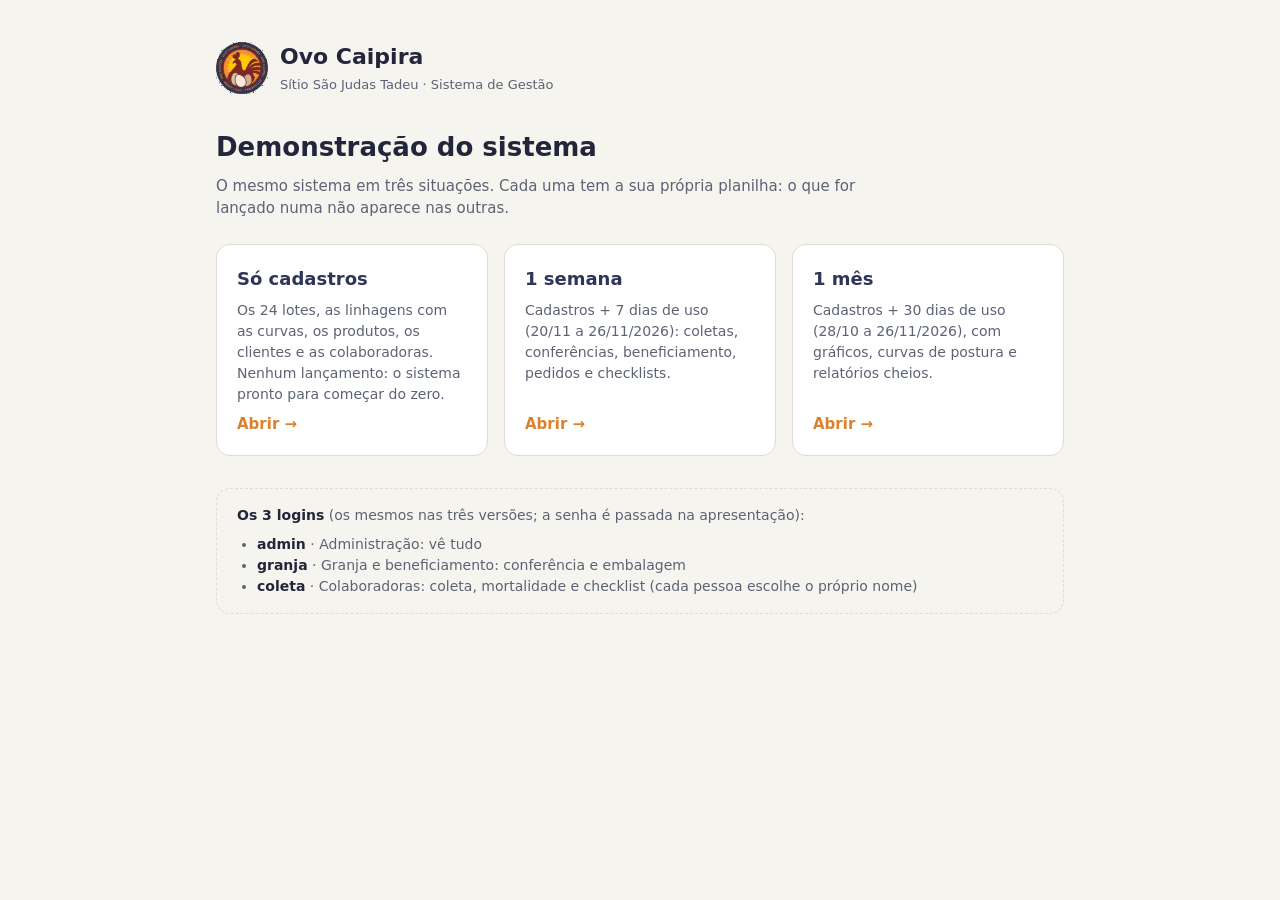
<file: index.html>
<!DOCTYPE html>
<html lang="pt-BR">
<head>
    <meta charset="UTF-8">
    <meta name="viewport" content="width=device-width, initial-scale=1.0">
    <title>Demonstração · ERP Ovo Caipira</title>
    <link rel="icon" href="cadastros/img/logo.png">
    <!-- Página da raiz da demonstração online (gerada pelo build.py): os 3 sites -->
    <style>
        :root { --fundo: #f6f4ef; --cartao: #fff; --texto: #23263a; --suave: #5d6275; --linha: #e2ddd2; --marca: #2f3557; --destaque: #d9822b; }
        @media (prefers-color-scheme: dark) { :root { --fundo: #171923; --cartao: #22253a; --texto: #eceef5; --suave: #a6abc0; --linha: #343852; --marca: #9aa3d9; --destaque: #f0a050; } }
        * { box-sizing: border-box; }
        body { margin: 0; background: var(--fundo); color: var(--texto); font: 15px/1.5 system-ui, -apple-system, "Segoe UI", Roboto, sans-serif; }
        main { max-width: 880px; margin: 0 auto; padding: 40px 16px 56px; }
        .logo { display: flex; align-items: center; gap: 12px; }
        .logo img { width: 52px; height: 52px; }
        .logo b { display: block; font-size: 22px; }
        .logo span { color: var(--suave); font-size: 13px; }
        h1 { font-size: 26px; margin: 32px 0 8px; }
        p.intro { color: var(--suave); margin: 0 0 24px; max-width: 640px; }
        .cartoes { display: grid; grid-template-columns: repeat(auto-fit, minmax(230px, 1fr)); gap: 16px; }
        .cartao { display: flex; flex-direction: column; gap: 8px; padding: 20px; background: var(--cartao); border: 1px solid var(--linha); border-radius: 14px; color: inherit; text-decoration: none; }
        .cartao b { font-size: 18px; color: var(--marca); }
        .cartao span { color: var(--suave); font-size: 14px; flex: 1; }
        .cartao em { font-style: normal; font-weight: 600; color: var(--destaque); }
        .cartao:hover, .cartao:focus-visible { border-color: var(--destaque); }
        .logins { margin-top: 32px; padding: 16px 20px; border: 1px dashed var(--linha); border-radius: 14px; font-size: 14px; color: var(--suave); }
        .logins b { color: var(--texto); }
        .logins ul { margin: 8px 0 0; padding-left: 20px; }
    </style>
</head>
<body>
<main>
    <div class="logo">
        <img src="cadastros/img/logo.png" alt="Logo Ovo Caipira">
        <div><b>Ovo Caipira</b><span>Sítio São Judas Tadeu · Sistema de Gestão</span></div>
    </div>
    <h1>Demonstração do sistema</h1>
    <p class="intro">O mesmo sistema em três situações. Cada uma tem a sua própria planilha: o que for lançado numa não aparece nas outras.</p>
    <div class="cartoes"><a class="cartao" href="cadastros/"><b>Só cadastros</b><span>Os 24 lotes, as linhagens com as curvas, os produtos, os clientes e as colaboradoras. Nenhum lançamento: o sistema pronto para começar do zero.</span><em>Abrir →</em></a><a class="cartao" href="semana/"><b>1 semana</b><span>Cadastros + 7 dias de uso (20/11 a 26/11/2026): coletas, conferências, beneficiamento, pedidos e checklists.</span><em>Abrir →</em></a><a class="cartao" href="mes/"><b>1 mês</b><span>Cadastros + 30 dias de uso (28/10 a 26/11/2026), com gráficos, curvas de postura e relatórios cheios.</span><em>Abrir →</em></a></div>
    <div class="logins">
        <b>Os 3 logins</b> (os mesmos nas três versões; a senha é passada na apresentação):
        <ul>
            <li><b>admin</b> · Administração: vê tudo</li>
            <li><b>granja</b> · Granja e beneficiamento: conferência e embalagem</li>
            <li><b>coleta</b> · Colaboradoras: coleta, mortalidade e checklist (cada pessoa escolhe o próprio nome)</li>
        </ul>
    </div>
</main>
</body>
</html>
</file>
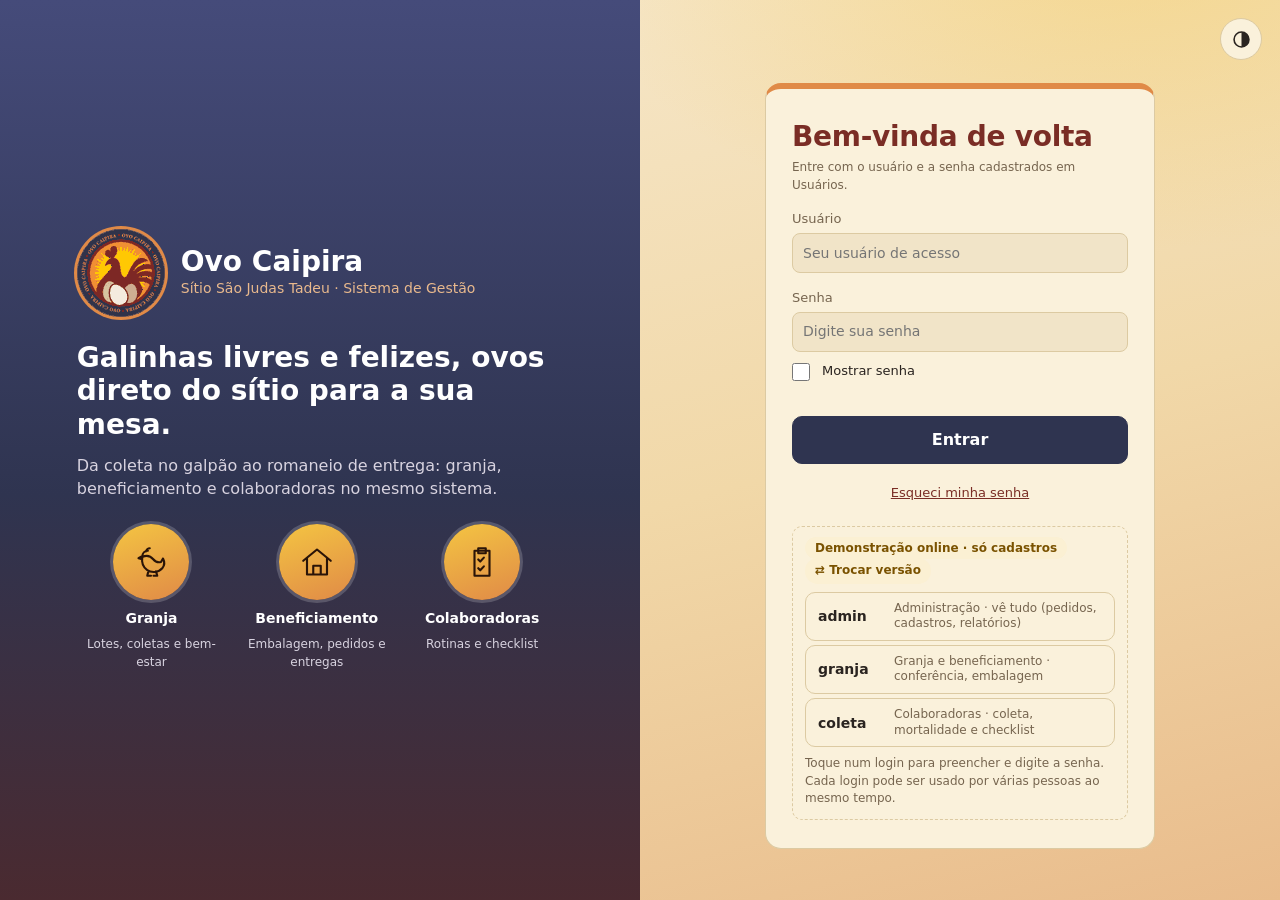
<file: cadastros/index.html>
<!DOCTYPE html>
<html lang="pt-BR">
<head>
    <meta charset="UTF-8">
    <meta name="viewport" content="width=device-width, initial-scale=1.0">
    <title>Entrar · ERP Ovo Caipira</title>
    <link rel="icon" href="img/logo.png">
    <!-- Vira "aplicativo" no celular (Adicionar à tela inicial) e abre sem internet -->
    <link rel="manifest" href="manifest.webmanifest">
    <meta name="theme-color" content="#2f3557">
    <link rel="apple-touch-icon" href="img/icone-192.png">
    <link rel="stylesheet" href="css/style.css">
</head>
<body>

    <!-- =====================================================
         TELA DE ENTRADA (única para todo mundo)
         Gestão vai para sistema.html; colaboradora vai para
         colaboradora.html. Quem decide é o perfil em Usuários.
         ===================================================== -->
    <div class="entrada">

        <!-- ---------- Lado da marca ---------- -->
        <section class="entrada-marca">
            <div class="logo">
                <img src="img/logo.png" alt="Logo Ovo Caipira">
                <div><b>Ovo Caipira</b><span>Sítio São Judas Tadeu · Sistema de Gestão</span></div>
            </div>
            <div>
                <p class="frase">Galinhas livres e felizes, ovos direto do sítio para a sua mesa.</p>
                <p class="apoio">Da coleta no galpão ao romaneio de entrega: granja, beneficiamento e colaboradoras no mesmo sistema.</p>
            </div>
            <ul class="entrada-sistemas">
                <li>
                    <span class="circulo-icone" aria-hidden="true"><svg viewBox="0 0 32 32"><path d="M9 12c0-3 2-5 4.5-5M12 7.5c.5-1.6 1.6-2.5 3-2.5M8.5 11.5 6 13l2.8.8M9 12c-.6 4 .4 8 4 10.5 3.5 2.4 9 2 12-1.5 1.8-2.2 2-5.2.6-7.8L24 16c-2 .5-4.6-.2-6.2-2.2C16 11.6 13 10 9 12zM14 23l-1 4h3M20 23.5l1 3.5h-3" fill="none" stroke="currentColor" stroke-width="1.7" stroke-linecap="round" stroke-linejoin="round"/></svg></span>
                    <b>Granja</b>Lotes, coletas e bem-estar
                </li>
                <li>
                    <span class="circulo-icone" aria-hidden="true"><svg viewBox="0 0 32 32"><path d="M5 15 16 6l11 9M8 13v13h16V13M13 26v-7h6v7" fill="none" stroke="currentColor" stroke-width="1.7" stroke-linecap="round" stroke-linejoin="round"/></svg></span>
                    <b>Beneficiamento</b>Embalagem, pedidos e entregas
                </li>
                <li>
                    <span class="circulo-icone" aria-hidden="true"><svg viewBox="0 0 32 32"><path d="M10 7h12v20H10zM13 5h6v4h-6zM13 14l1.6 1.6L17.5 12.5M13 21l1.6 1.6 2.9-3.1" fill="none" stroke="currentColor" stroke-width="1.7" stroke-linecap="round" stroke-linejoin="round"/></svg></span>
                    <b>Colaboradoras</b>Rotinas e checklist
                </li>
            </ul>
        </section>

        <!-- ---------- Cartão de entrada ---------- -->
        <section class="entrada-cartao-area">
            <button class="botao-redondo" id="botao-tema" aria-label="Alternar tema claro/escuro"></button>

            <form class="entrada-cartao" id="form-entrar">
                <h1>Bem-vinda de volta</h1>
                <p class="nota" style="margin:2px 0 4px">Entre com o usuário e a senha cadastrados em Usuários.</p>

                <div class="campo"><label for="login-usuario">Usuário<input id="login-usuario" autocomplete="username" placeholder="Seu usuário de acesso" required></label></div>
                <div class="campo"><label for="login-senha">Senha<input id="login-senha" type="password" autocomplete="current-password" placeholder="Digite sua senha" required></label></div>
                <label class="marcar" style="border:0;padding:6px 0"><input type="checkbox" id="ver-senha"> Mostrar senha</label>

                <p id="login-erro" hidden></p>
                <button class="btn" type="submit">Entrar</button>
                <button class="link-simples" type="button" id="link-esqueci">Esqueci minha senha</button>

                <!-- Esqueci minha senha: manda um pedido aos administradores (a senha só volta pelas mãos deles) -->
                <div id="esqueci" hidden>
                    <div class="campo"><label for="esqueci-usuario">Seu usuário<input id="esqueci-usuario" placeholder="Ex.: ronilda"></label></div>
                    <button class="btn alt" type="button" id="botao-restaurar" style="margin-top:10px">Pedir ajuda ao administrador</button>
                    <p class="nota" id="esqueci-msg"></p>
                </div>

                <!-- Só aparece no modo demonstração (montado pelo entrada.js) -->
                <div id="demo-logins"></div>
            </form>
        </section>
    </div>

    <!-- =====================================================
         SCRIPTS (a ordem importa)
         1. config.js     → endereço da planilha (vazio = demonstração)
         2. dominio.js    → tabelas e regras
         3. demo-dados.js → dados de exemplo (só na versão de demonstração)
         4. api.js        → planilha ou demonstração
         5. comum.js      → peças comuns
         6. entrada.js    → funcionamento desta tela
         ===================================================== -->
    <script src="js/config.js"></script>
    <script src="js/dominio.js"></script>
    <script src="js/demo-dados.js"></script>
    <script src="js/api.js"></script>
    <script src="js/comum.js"></script>
    <script src="js/entrada.js"></script>
</body>
</html>
</file>
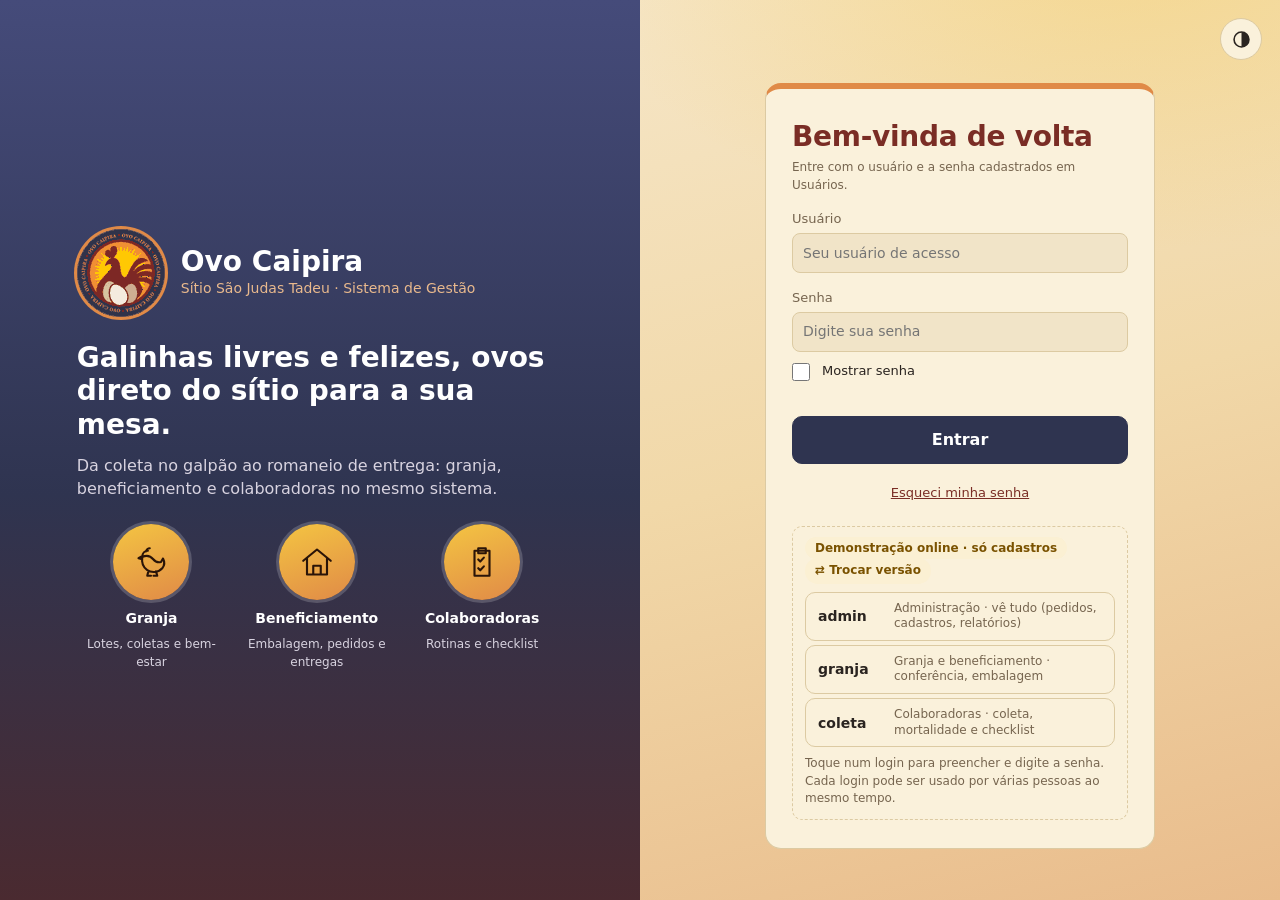
<file: cadastros/colaboradora.html>
<!DOCTYPE html>
<html lang="pt-BR">
<head>
    <meta charset="UTF-8">
    <meta name="viewport" content="width=device-width, initial-scale=1.0">
    <title>Ovo Caipira · Colaboradoras da granja</title>
    <link rel="icon" href="img/logo.png">
    <!-- Vira "aplicativo" no celular (Adicionar à tela inicial) e abre sem internet -->
    <link rel="manifest" href="manifest.webmanifest">
    <meta name="theme-color" content="#2f3557">
    <link rel="apple-touch-icon" href="img/icone-192.png">
    <link rel="stylesheet" href="css/style.css">
</head>
<body class="pagina-colab">

    <!-- =====================================================
         ÁREA DAS COLABORADORAS
         Abre para as colaboradoras e também para o administrador
         e a equipe (Granja e Beneficiamento), sem restrição.
         A colaboradora vê só os lotes liberados para ela.
         ===================================================== -->
    <div class="app">

        <!-- ---------- MENU DELA ---------- -->
        <aside class="menu" id="menu">
            <a class="marca" href="#resumo">
                <img src="img/logo.png" alt="">
                <span><b>Ovo Caipira</b><small>Colaboradoras da granja</small></span>
            </a>
            <nav id="menu-itens" aria-label="Menu da colaboradora"></nav>
            <div class="menu-usuario">
                <span class="avatar" id="menu-avatar"></span>
                <span class="quem"><b id="menu-nome"></b><span id="menu-perfil">Colaboradora</span></span>
                <div class="menu-acoes">
                    <button id="botao-senha" title="Alterar minha senha"></button>
                    <button id="botao-sair" title="Sair"></button>
                </div>
            </div>
        </aside>
        <div id="fundo-menu"></div>

        <main>
            <!-- ---------- BARRA DO TOPO ---------- -->
            <header class="topo">
                <button class="botao-redondo" id="botao-menu" aria-label="Abrir menu"></button>
                <div class="caminho"><span class="eyebrow" style="display:block;font-size:11px">Sítio São Judas Tadeu</span><b>Rotina de coleta e cuidados</b></div>
                <span id="selos"></span>
                <a class="botao-redondo" id="botao-avisos" href="#avisos" aria-label="Meus avisos" hidden></a>
                <button class="botao-redondo" id="botao-tema" aria-label="Alternar tema claro/escuro"></button>
            </header>

            <!-- ---------- TELA ATUAL ---------- -->
            <div id="tela"><p class="carregando">Carregando…</p></div>
        </main>
    </div>

    <!-- =====================================================
         SCRIPTS (a ordem importa)
         ===================================================== -->
    <script src="js/config.js"></script>
    <script src="js/dominio.js"></script>
    <script src="js/demo-dados.js"></script>
    <script src="js/api.js"></script>
    <script src="js/comum.js"></script>
    <script src="js/colaboradora.js"></script>
</body>
</html>
</file>
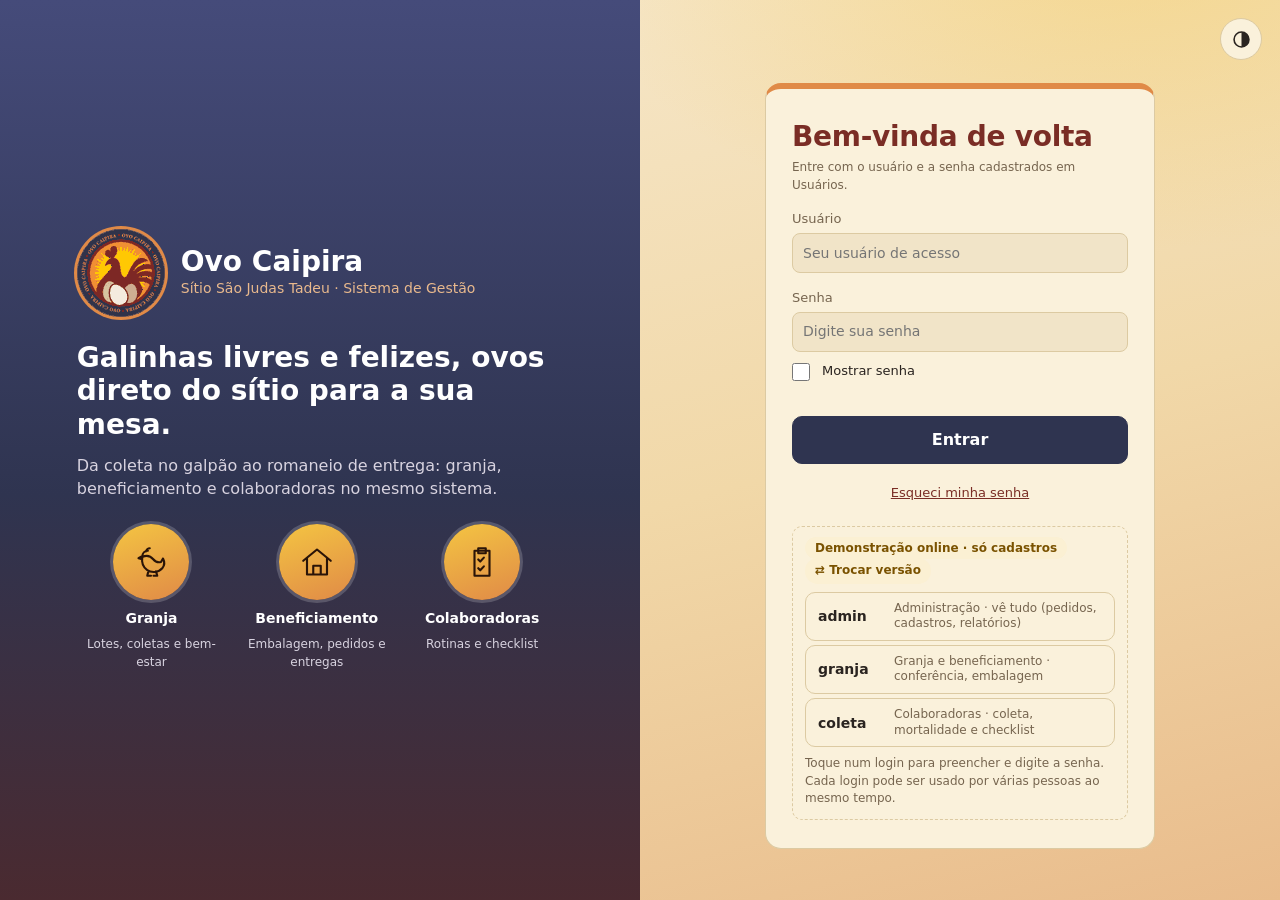
<file: cadastros/sistema.html>
<!DOCTYPE html>
<html lang="pt-BR">
<head>
    <meta charset="UTF-8">
    <meta name="viewport" content="width=device-width, initial-scale=1.0">
    <title>ERP Ovo Caipira · Sistema de Gestão</title>
    <link rel="icon" href="img/logo.png">
    <!-- Vira "aplicativo" no celular (Adicionar à tela inicial) e abre sem internet -->
    <link rel="manifest" href="manifest.webmanifest">
    <meta name="theme-color" content="#2f3557">
    <link rel="apple-touch-icon" href="img/icone-192.png">
    <link rel="stylesheet" href="css/style.css">
</head>
<body>

    <!-- =====================================================
         SISTEMA DA GESTÃO
         Menu lateral (montado pelo sistema.js, só com as telas
         liberadas para quem entrou) + barra do topo + tela.
         Cada tela é desenhada por um arquivo em js/telas/.
         ===================================================== -->
    <div class="app">

        <!-- ---------- MENU LATERAL ---------- -->
        <aside class="menu" id="menu">
            <a class="marca" href="#painel">
                <img src="img/logo.png" alt="">
                <span><b>Ovo Caipira</b><small>Sítio São Judas Tadeu · ERP</small></span>
            </a>
            <nav id="menu-itens" aria-label="Menu principal"></nav>
            <div class="menu-usuario">
                <span class="avatar" id="menu-avatar"></span>
                <span class="quem"><b id="menu-nome"></b><span id="menu-perfil"></span></span>
                <div class="menu-acoes">
                    <button id="botao-senha" title="Trocar minha senha"></button>
                    <button id="botao-sair" title="Sair"></button>
                </div>
            </div>
        </aside>
        <div id="fundo-menu"></div>

        <main>
            <!-- ---------- BARRA DO TOPO ---------- -->
            <header class="topo">
                <button class="botao-redondo" id="botao-menu" aria-label="Abrir menu"></button>
                <nav class="caminho" id="caminho" aria-label="Você está em"></nav>
                <label class="busca"><span class="sr-only">Buscar</span><span id="icone-busca"></span>
                    <input type="search" id="busca-geral" placeholder="Buscar lote, pedido, cliente…">
                </label>
                <span id="selos"></span>
                <a class="botao-redondo" id="botao-avisos" href="#painel" aria-label="Avisos"></a>
                <button class="botao-redondo" id="botao-tema" aria-label="Alternar tema claro/escuro"></button>
            </header>

            <!-- ---------- TELA ATUAL ---------- -->
            <div id="tela"><p class="carregando">Carregando os dados…</p></div>
        </main>
    </div>

    <!-- =====================================================
         SCRIPTS (a ordem importa)
         1. config / dominio / demo-dados / api / comum → base
         2. sistema.js        → menu, rotas e barra do topo
         3. telas/*.js        → uma tela (ou grupo de telas) por arquivo
         4. sistema.iniciar() → começa
         ===================================================== -->
    <script src="js/config.js"></script>
    <script src="js/dominio.js"></script>
    <script src="js/demo-dados.js"></script>
    <script src="js/api.js"></script>
    <script src="js/comum.js"></script>
    <script src="js/sistema.js"></script>
    <script src="js/telas/cadastro-padrao.js"></script>
    <script src="js/telas/painel.js"></script>
    <script src="js/telas/granja.js"></script>
    <script src="js/telas/beneficiamento.js"></script>
    <script src="js/telas/pedidos.js"></script>
    <script src="js/telas/cadastros.js"></script>
    <script src="js/telas/configuracoes.js"></script>
    <script src="js/telas/relatorios.js"></script>
    <script>Sistema.iniciar();</script>
</body>
</html>
</file>
<file: cadastros/css/style.css>
/* =========================================================
   ERP Ovo Caipira · Sítio São Judas Tadeu
   Folha de estilos do sistema (gestão, colaboradoras e entrada)

   Organização deste arquivo:
     1.  Cores do tema claro
     2.  Cores do tema escuro
     3.  Base da página
     4.  Entrada (login)
     5.  Estrutura: menu lateral + conteúdo
     6.  Barra do topo
     7.  Títulos das telas
     8.  Cartões, indicadores e avisos
     9.  Botões, chips e etiquetas
     10. Formulários
     11. Tabelas
     12. Gráficos
     13. Peças especiais (caminho do ovo, conferência, quadro de pedidos, checklist)
     14. Janela (formulário por cima da tela) e aviso rápido
     15. Área das colaboradoras (letras e botões maiores)
     16. Folha de impressão (romaneio e relatórios)
     17. Tablet e telas menores
     18. Impressão
   ========================================================= */


/* ---------------------------------------------------------
   1. CORES DO TEMA CLARO
   Para mudar uma cor no sistema inteiro, troque só aqui.
   --------------------------------------------------------- */
:root {
    /* ESCALA PADRÃO DE LETRAS (use sempre estas, nunca um número solto) */
    --fs-mini: 11px;   /* títulos em caixa alta pequenos, contadores */
    --fs-peq:  12px;   /* notas, etiquetas, legendas, textos de apoio */
    --fs-sm:   13px;   /* tabelas, rótulos dos campos, faixas, botões pequenos */
    --fs-base: 14px;   /* texto normal, campos, botões */
    --fs-md:   16px;   /* título dos cartões (h2), subtítulos */
    --fs-lg:   18px;   /* título das janelas, números das etapas */
    --fs-xl:   20px;   /* números grandes de formulário */
    --fs-num:  24px;   /* números dos indicadores */
    --fs-h1:   28px;   /* título da página */
    /* ESCALA PADRÃO DE ESPAÇOS */
    --esp-1: 4px; --esp-2: 8px; --esp-3: 12px; --esp-4: 16px; --esp-5: 24px;
    --fundo-pagina: radial-gradient(900px 520px at 88% -8%, #f4c54266, transparent 62%),
                    linear-gradient(165deg, #f7ead0 0%, #f1d8a8 55%, #e9bc8c 100%);
    --cartao:      #faf1db;   /* fundo dos cartões */
    --fundo:       #f1e4c8;   /* fundo dos campos e quadrinhos */
    --linha:       #dccaa2;   /* bordas */
    --realce:      #ead9b4;   /* fundo ao passar o mouse */
    --texto:       #2a2420;   /* texto principal */
    --suave:       #76654f;   /* textos de apoio */
    --titulo:      #7a2d25;   /* vermelho dos títulos */
    --botao:       #2f3450;   /* botão principal */
    --botao-texto: #ffffff;
    --link-hover:  #2f3450;
    --destaque:    #e08a47;   /* laranja do logo */

    /* Menu lateral (degradê azul → vinho) */
    --menu:        linear-gradient(180deg, #454b7a 0%, #2f3450 55%, #4a2a30 100%);
    --menu-texto:  #d8d3e0;
    --menu-ativo:  #e08a47;
    --menu-sub:    #e9b98d;

    /* Etiquetas de situação: ok (verde), atenção (amarelo), erro (vermelho) */
    --ok-f: #e5f1e8;  --ok-t: #25613a;
    --at-f: #fbf0d3;  --at-t: #7a5200;  --at-b: #ecd59b;
    --er-f: #fae2de;  --er-t: #a8301f;  --er-b: #e7b3aa;

    /* Cor de cada sistema */
    --granja: #5c7a2e;
    --benef:  #9a4a1c;
    --colab:  #2f3450;
    --azul:   #2f3450;   /* linhas de gráfico que eram azul-marinho */

    color-scheme: light;
}


/* ---------------------------------------------------------
   2. CORES DO TEMA ESCURO
   Ligado pelo botão redondo do topo (fica salvo no aparelho).
   --------------------------------------------------------- */
:root[data-theme="dark"] {
    --fundo-pagina: radial-gradient(800px 480px at 12% -10%, #e08a4733, transparent 60%),
                    linear-gradient(165deg, #161830 0%, #2a2f4d 55%, #43272b 100%);
    --cartao: #212540;  --fundo: #17192b;  --linha: #343a60;  --realce: #2b3050;
    --texto: #f3ece0;   --suave: #b4b0c4;  --titulo: #f4c542;
    --botao: #f4c542;   --botao-texto: #2a1408;  --link-hover: #ffffff;  --destaque: #f4c542;
    --menu: linear-gradient(180deg, #4a5085 0%, #2f3450 50%, #43272b 100%);
    --menu-texto: #e8e4f0;  --menu-ativo: #f4c542;  --menu-sub: #f4c542;
    --ok-f: #1f3526;  --ok-t: #8fd19e;
    --at-f: #3d3114;  --at-t: #f0c860;  --at-b: #6b5520;
    --er-f: #451f1a;  --er-t: #ff9a8a;  --er-b: #7a3a30;
    --colab: #5a6199;  --azul: #8f96c8;
    color-scheme: dark;
}


/* ---------------------------------------------------------
   3. BASE DA PÁGINA
   --------------------------------------------------------- */
* { box-sizing: border-box; }
[hidden] { display: none !important; }

body {
    margin: 0;
    min-height: 100vh;
    background: var(--fundo-pagina);
    background-attachment: fixed;
    color: var(--texto);
    font-family: system-ui, -apple-system, "Segoe UI", Roboto, sans-serif;
    font-size: var(--fs-base);
    line-height: 1.45;
}

h1, h2, h3 { margin: 0; color: var(--titulo); letter-spacing: -0.01em; }
a { color: var(--titulo); }
a:hover { color: var(--link-hover); }
button, input, select, textarea { font: inherit; }

/* Contorno visível quando se navega com o teclado (Tab) */
:focus-visible { outline: 2px solid var(--destaque); outline-offset: 2px; }

.sr-only { position: absolute; width: 1px; height: 1px; overflow: hidden; clip: rect(0 0 0 0); }
.carregando { padding: 40px; text-align: center; color: var(--suave); }


/* ---------------------------------------------------------
   4. ENTRADA (login)
   Lado da marca (azul) + cartão de entrada.
   --------------------------------------------------------- */
.entrada {
    min-height: 100vh;
    display: flex;
    flex-wrap: wrap;
}

.entrada-marca {
    flex: 1 1 440px;
    display: flex;
    flex-direction: column;
    justify-content: center;
    gap: var(--esp-5);
    padding: clamp(28px, 6vw, 80px);
    background: var(--menu);
    color: var(--menu-texto);
}

.entrada-marca .logo { display: flex; align-items: center; gap: var(--esp-4); }
.entrada-marca .logo img { width: 88px; height: 88px; border-radius: 50%; box-shadow: 0 0 0 3px var(--menu-ativo); }
.entrada-marca .logo b { display: block; font-size: var(--fs-h1); color: #fff; line-height: 1.1; }
.entrada-marca .logo span { color: var(--menu-sub); }
.entrada-marca .frase { margin: 0; max-width: 480px; font-size: var(--fs-h1); font-weight: 700; line-height: 1.2; color: #fff; }
.entrada-marca .apoio { margin: var(--esp-3) 0 0; max-width: 480px; font-size: var(--fs-md); }

.entrada-sistemas { list-style: none; margin: 0; padding: 0; display: grid; grid-template-columns: repeat(3, minmax(0, 1fr)); gap: var(--esp-4); max-width: 480px; }
.entrada-sistemas li { display: flex; flex-direction: column; align-items: center; gap: var(--esp-2); text-align: center; font-size: var(--fs-peq); }
.entrada-sistemas b { font-size: var(--fs-base); color: #fff; }
.circulo-icone {
    width: 76px; height: 76px; border-radius: 50%;
    display: grid; place-items: center;
    background: linear-gradient(160deg, #f4c542 0%, #e08a47 100%);
    box-shadow: 0 0 0 3px rgba(255, 255, 255, .18);
    color: #2a1408;
}
.circulo-icone svg { width: 40px; height: 40px; }

.entrada-cartao-area { position: relative; flex: 1 1 440px; display: grid; place-items: center; padding: 72px 20px 40px; }
.entrada-cartao-area .botao-redondo { position: absolute; top: 18px; right: 18px; }
.entrada-cartao {
    width: min(390px, 100%);
    padding: 28px 26px;
    border: 1px solid var(--linha);
    border-top: 6px solid #e08a47;
    border-radius: 16px;
    background: var(--cartao);
}
.entrada-cartao h1 { font-size: var(--fs-h1); }
.entrada-cartao .campo { margin-top: var(--esp-4); }
.entrada-cartao .btn { width: 100%; min-height: 48px; margin-top: var(--esp-5); font-size: var(--fs-md); }
.link-simples { display: block; width: 100%; margin-top: var(--esp-3); padding: 8px; border: 0; background: none; color: var(--titulo); font-size: var(--fs-sm); text-decoration: underline; cursor: pointer; }
.demo-logins { margin-top: var(--esp-4); padding: 12px; border: 1px dashed var(--linha); border-radius: 10px; font-size: var(--fs-sm); color: var(--suave); }
.demo-logins b { color: var(--texto); }
.demo-logins .chips { margin-top: var(--esp-2); }
/* Os 3 logins da demonstração, com onde cada um pertence */
.logins-demo { display: grid; gap: var(--esp-1); margin-top: var(--esp-2); }
.login-demo { display: flex; align-items: center; gap: var(--esp-3); padding: var(--esp-2) var(--esp-3); border: 1px solid var(--linha); border-radius: 10px; background: var(--cartao); color: var(--texto); text-align: left; cursor: pointer; font: inherit; }
.login-demo b { font-size: var(--fs-base); min-width: 64px; }
.login-demo small { font-size: var(--fs-peq); color: var(--suave); line-height: 1.3; }
.login-demo:hover, .login-demo:focus-visible { border-color: var(--destaque, #d9822b); }
/* Login compartilhado: escolher quem está usando */
.escolher-pessoa { display: grid; grid-template-columns: repeat(auto-fill, minmax(200px, 1fr)); gap: var(--esp-3); }
.pessoa-coleta { display: grid; gap: var(--esp-1); padding: var(--esp-4); border: 1px solid var(--linha); border-radius: 14px; background: var(--cartao); color: var(--texto); text-align: left; cursor: pointer; font: inherit; min-height: 88px; }
.pessoa-coleta b { font-size: var(--fs-lg); color: var(--titulo); }
.pessoa-coleta small { font-size: var(--fs-sm); color: var(--suave); }
.pessoa-coleta:hover, .pessoa-coleta:focus-visible { border-color: var(--destaque); }
.trocar-pessoa { border: 0; background: none; padding: 0; color: inherit; text-decoration: underline; cursor: pointer; font: inherit; }
/* Recomeçar a demonstração: os 4 jeitos */
.modos-demo { display: grid; grid-template-columns: repeat(2, minmax(0, 1fr)); gap: var(--esp-2); margin: var(--esp-3) 0; }
.modo-demo { display: grid; gap: var(--esp-1); align-content: start; padding: var(--esp-3) var(--esp-4); border: 1px solid var(--linha); border-radius: 12px; background: var(--cartao); color: var(--texto); text-align: left; cursor: pointer; font: inherit; }
.modo-demo b { font-size: var(--fs-md); color: var(--titulo, #8a2b1d); }
.modo-demo small { font-size: var(--fs-sm); color: var(--suave); line-height: 1.35; }
.modo-demo:hover, .modo-demo:focus-visible { border-color: var(--destaque, #d9822b); background: var(--fundo-campo, var(--cartao)); }
@media (max-width: 520px) { .modos-demo { grid-template-columns: 1fr; } }
#login-erro { margin: var(--esp-3) 0 0; color: var(--er-t); }


/* ---------------------------------------------------------
   5. ESTRUTURA: MENU LATERAL + CONTEÚDO
   --------------------------------------------------------- */
.app { display: grid; grid-template-columns: 250px minmax(0, 1fr); min-height: 100vh; }

.menu {
    position: sticky; top: 0;
    height: 100vh;
    overflow: auto;
    display: flex; flex-direction: column;
    padding: 16px 12px;
    background: var(--menu);
    color: var(--menu-texto);
}

.marca { display: flex; align-items: center; gap: var(--esp-3); padding: 0 6px 14px; color: inherit; text-decoration: none; }
.marca img { width: 42px; height: 42px; border-radius: 50%; box-shadow: 0 0 0 2px var(--menu-ativo); }
.marca b { display: block; font-size: var(--fs-md); line-height: 1.1; color: #fff; }
.marca small { font-size: var(--fs-peq); color: var(--menu-sub); }

.menu nav { display: flex; flex-direction: column; gap: var(--esp-1); }
.menu nav a {
    display: flex; align-items: center; gap: var(--esp-3);
    min-height: 36px; padding: 6px 10px;
    border-radius: 8px;
    color: var(--menu-texto);
    font-size: var(--fs-sm);
    text-decoration: none;
}
.menu nav a:hover { background: rgba(255, 255, 255, .1); color: #fff; }
.menu nav a.ativo { background: var(--menu-ativo); color: #2a1408; font-weight: 650; }
.menu nav a svg { width: 16px; height: 16px; flex: none; }

/* Grupos GRANJA / BENEFICIAMENTO / CADASTROS (abrem e fecham) */
.grupo { margin-top: var(--esp-2); }
.grupo-botao {
    width: 100%; min-height: 36px;
    display: flex; align-items: center; gap: var(--esp-2);
    padding: 6px 10px;
    border: 0; border-radius: 8px;
    background: transparent;
    color: var(--menu-sub);
    font-size: var(--fs-mini); font-weight: 800; letter-spacing: .1em; text-align: left;
    cursor: pointer;
}
.grupo-botao:hover { background: rgba(255, 255, 255, .08); }
.grupo-botao .ponto { width: 8px; height: 8px; border-radius: 50%; flex: none; }
.grupo-botao span { flex: 1; }
.grupo-botao .seta { width: 12px; height: 12px; transition: transform .2s; transform: rotate(90deg); }
.grupo.fechado .grupo-botao .seta { transform: none; }
.grupo.fechado .grupo-itens { display: none; }
.grupo-itens { margin-left: 13px; padding-left: 7px; border-left: 1px solid rgba(255, 255, 255, .16); display: flex; flex-direction: column; gap: 1px; }
.contador { margin-left: auto; min-width: 18px; padding: 0 6px; border-radius: 99px; background: #e0533f; color: #fff; font-size: var(--fs-mini); font-weight: 700; text-align: center; }

.menu-usuario { margin-top: auto; padding: 14px 6px 0; border-top: 1px solid rgba(255, 255, 255, .16); display: flex; flex-wrap: wrap; align-items: center; gap: var(--esp-3); }
.avatar { flex: none; width: 36px; height: 36px; border-radius: 50%; display: grid; place-items: center; background: #e08a47; color: #2a1408; font-weight: 700; }
.menu-usuario .quem { flex: 1; min-width: 0; font-size: var(--fs-sm); line-height: 1.3; }
.menu-usuario .quem b, .menu-usuario .quem span { display: block; overflow-wrap: anywhere; }   /* nome grande quebra a linha, sem passar por cima dos botões */
.menu-usuario .quem b { font-size: var(--fs-base); color: #fff; }
.menu-usuario .quem span { color: var(--menu-sub); }
/* Trocar senha e Sair numa linha própria, embaixo do nome */
.menu-acoes { flex: 1 1 100%; display: flex; gap: var(--esp-2); }
.menu-acoes button { flex: 1; min-height: 36px; display: inline-flex; align-items: center; justify-content: center; gap: var(--esp-1); padding: 0 6px; border: 1px solid rgba(255, 255, 255, .18); border-radius: 8px; background: transparent; color: var(--menu-texto); font-size: var(--fs-sm); white-space: nowrap; cursor: pointer; }
.menu-acoes button:hover { background: rgba(255, 255, 255, .1); color: #fff; }
.menu-acoes svg { width: 15px; height: 15px; }

/* Botão ☰ (só aparece em telas estreitas) */
#botao-menu { display: none; }
#fundo-menu { display: none; }

main { min-width: 0; padding: 0 clamp(14px, 2.4vw, 32px) 40px; }
#tela { max-width: 1400px; margin: 0 auto; }


/* ---------------------------------------------------------
   6. BARRA DO TOPO
   --------------------------------------------------------- */
.topo {
    position: sticky; top: 0; z-index: 5;
    display: flex; flex-wrap: wrap; align-items: center; gap: var(--esp-3);
    padding: 10px 0;
    margin-bottom: var(--esp-4);
    background: var(--fundo-pagina);
    background-attachment: fixed;
    border-bottom: 1px solid var(--linha);
}
.caminho { flex: 1 1 200px; font-size: var(--fs-sm); color: var(--suave); }
.caminho b { color: var(--texto); font-weight: 600; }
.busca { flex: 1 1 240px; max-width: 360px; display: flex; align-items: center; gap: var(--esp-2); height: 40px; padding: 0 12px; border: 1px solid var(--linha); border-radius: 10px; background: var(--cartao); }
.busca input { flex: 1; min-width: 0; border: 0; background: transparent; color: var(--texto); outline: none; }
.botao-redondo {
    position: relative;
    width: 42px; height: 42px; flex: none;
    display: grid; place-items: center;
    border: 1px solid var(--linha); border-radius: 50%;
    background: var(--cartao); color: var(--texto);
    cursor: pointer;
}
.botao-redondo svg { width: 17px; height: 17px; }
.botao-redondo .contador { position: absolute; top: 2px; right: 2px; }
.selo-demo { padding: 4px 10px; border: 0; border-radius: 99px; background: var(--at-f); color: var(--at-t); font: inherit; font-size: var(--fs-peq); font-weight: 600; }
button.selo-demo, a.selo-demo { cursor: pointer; text-decoration: none; display: inline-block; }
button.selo-demo:hover, a.selo-demo:hover { filter: brightness(.95); text-decoration: underline; }
.selo-pendente { padding: 4px 10px; border: 0; border-radius: 99px; background: var(--at-f); color: var(--texto); font: inherit; font-size: var(--fs-peq); font-weight: 600; cursor: pointer; }
.selo-pendente.recusado { background: var(--er-f); color: var(--er-t); }


/* ---------------------------------------------------------
   7. TÍTULOS DAS TELAS
   --------------------------------------------------------- */
.cabecalho { display: flex; flex-wrap: wrap; justify-content: space-between; align-items: flex-end; gap: var(--esp-3); margin-bottom: var(--esp-4); }
.cabecalho h1 { font-size: clamp(22px, 2.4vw, var(--fs-h1)); }
.cabecalho p { margin: var(--esp-1) 0 0; color: var(--suave); }
.eyebrow { margin: 0; font-size: var(--fs-peq); font-weight: 700; letter-spacing: .12em; color: var(--suave); text-transform: uppercase; }
.sistema-chip { display: inline-block; padding: 2px 8px; margin-right: var(--esp-2); border-radius: 6px; color: #fff; font-size: var(--fs-mini); font-weight: 800; letter-spacing: .06em; }
.sistema-chip.granja { background: var(--granja); }
.sistema-chip.benef { background: var(--benef); }
.sistema-chip.colab { background: var(--colab); }
.sistema-chip.cad { background: #6b6680; }


/* ---------------------------------------------------------
   8. CARTÕES, INDICADORES E AVISOS
   --------------------------------------------------------- */
.card { padding: var(--esp-4) var(--esp-5); margin-bottom: var(--esp-4); border: 1px solid var(--linha); border-radius: 14px; background: var(--cartao); min-width: 0; }
.card h2 { font-size: var(--fs-md); margin-bottom: var(--esp-3); }
.card-titulo { display: flex; flex-wrap: wrap; justify-content: space-between; align-items: center; gap: var(--esp-3); margin-bottom: var(--esp-3); }
.card-titulo h2 { margin: 0; }
.card.borda-granja { border-top: 5px solid var(--granja); }
.card.borda-ok { border-top: 5px solid var(--ok-t); }
.card.borda-erro { border-top: 5px solid var(--er-t); }
.card.borda-atencao { border-top: 5px solid #d9a441; }

.grade { display: grid; gap: var(--esp-4); grid-template-columns: repeat(auto-fit, minmax(min(100%, 320px), 1fr)); }
.grade.larga { grid-template-columns: repeat(auto-fit, minmax(min(100%, 440px), 1fr)); }
.lado-a-lado { display: flex; flex-wrap: wrap; gap: var(--esp-4); align-items: flex-start; }
.lado-a-lado > .estreito { flex: 1 1 300px; min-width: 0; }
.lado-a-lado > .largo { flex: 999 1 520px; min-width: 0; }

.indicadores { display: grid; grid-template-columns: repeat(auto-fit, minmax(min(100%, 150px), 1fr)); gap: var(--esp-2); margin-bottom: var(--esp-4); }
.indicador { padding: var(--esp-3); border-radius: 10px; background: var(--fundo); }
.indicador span { font-size: var(--fs-peq); color: var(--suave); }
.indicador b { display: block; font-size: var(--fs-num); line-height: 1.2; font-variant-numeric: tabular-nums; }
.indicador em { font-style: normal; font-size: var(--fs-peq); color: var(--suave); }
.indicador.ruim b { color: var(--er-t); }
.indicador.escuro { background: #2f3450; color: #fff; }
.indicador.escuro span, .indicador.escuro em { color: #d8d3e0; }

.avisos { display: grid; grid-template-columns: repeat(auto-fit, minmax(min(100%, 280px), 1fr)); gap: var(--esp-3); margin-bottom: var(--esp-4); }
.aviso { display: flex; gap: var(--esp-3); align-items: flex-start; padding: var(--esp-3) var(--esp-4); border: 1px solid; border-radius: 12px; text-decoration: none; }
.aviso:hover { filter: brightness(.98); }
.aviso .bolinha { flex: none; width: 24px; height: 24px; border-radius: 50%; display: grid; place-items: center; color: #fff; font-size: var(--fs-sm); font-weight: 700; }
.aviso.erro { background: var(--er-f); border-color: var(--er-b); color: var(--er-t); }
.aviso.erro .bolinha { background: var(--er-t); }
.aviso.atencao { background: var(--at-f); border-color: var(--at-b); color: var(--at-t); }
.aviso.atencao .bolinha { background: var(--at-t); }
.faixa { margin: var(--esp-3) 0 0; padding: var(--esp-3) var(--esp-4); border-radius: 10px; font-size: var(--fs-sm); }
.faixa.ok { background: var(--ok-f); color: var(--ok-t); }
.faixa.atencao { background: var(--at-f); color: var(--at-t); }
.faixa.erro { background: var(--er-f); color: var(--er-t); }
.vazio { padding: 18px 10px; text-align: center; color: var(--suave); }
.nota { margin: var(--esp-3) 0 0; font-size: var(--fs-peq); color: var(--suave); }
.secao { margin: var(--esp-4) 0 var(--esp-2); font-size: var(--fs-sm); letter-spacing: .1em; text-transform: uppercase; color: var(--suave); }

.barrinha { height: 6px; margin-top: var(--esp-2); border-radius: 3px; background: var(--realce); overflow: hidden; }
.barrinha i { display: block; height: 100%; background: var(--granja); }
.barrinha.ruim i { background: var(--er-t); }


/* ---------------------------------------------------------
   9. BOTÕES, CHIPS E ETIQUETAS
   --------------------------------------------------------- */
.btn {
    display: inline-flex; align-items: center; justify-content: center; gap: var(--esp-2);
    min-height: 40px; padding: 0 16px;
    border: 1px solid var(--botao); border-radius: 10px;
    background: var(--botao); color: var(--botao-texto);
    font-weight: 600; text-decoration: none;
    cursor: pointer;
}
.btn:hover { filter: brightness(1.08); color: var(--botao-texto); }
.btn:disabled { opacity: .5; cursor: not-allowed; }
.btn.alt { background: transparent; color: var(--texto); border-color: var(--linha); }
.btn.alt:hover { background: var(--realce); }
.btn.perigo { background: transparent; color: var(--er-t); border-color: var(--er-b); }
.btn.pequeno { min-height: 32px; padding: 0 10px; font-size: var(--fs-sm); }
.btn.grande { width: 100%; min-height: 52px; font-size: var(--fs-md); }
.acoes { display: flex; flex-wrap: wrap; gap: var(--esp-2); margin-top: var(--esp-4); }
.acoes.topo-card { margin: 0 0 var(--esp-3); }

.chips { display: flex; flex-wrap: wrap; gap: var(--esp-1); padding: 3px; border: 1px solid var(--linha); border-radius: 10px; background: var(--cartao); width: fit-content; }
.chip { min-height: 36px; padding: 0 14px; border: 0; border-radius: 8px; background: transparent; color: var(--texto); font-weight: 600; cursor: pointer; }
.chip.ativo { background: var(--botao); color: var(--botao-texto); }

.abas { display: flex; flex-wrap: wrap; gap: var(--esp-1); padding: 4px; margin-bottom: var(--esp-4); border: 1px solid var(--linha); border-radius: 10px; background: var(--fundo); }
.abas button { flex: 1 1 150px; min-height: 40px; padding: 0 12px; border: 0; border-radius: 7px; background: transparent; color: var(--texto); font-weight: 600; cursor: pointer; }
.abas button.ativo { background: var(--botao); color: var(--botao-texto); }

.tag { display: inline-block; padding: 2px 10px; border-radius: 99px; font-size: var(--fs-peq); font-weight: 600; white-space: nowrap; }
.tag.ok { background: var(--ok-f); color: var(--ok-t); }
.tag.atencao { background: var(--at-f); color: var(--at-t); }
.tag.erro { background: var(--er-f); color: var(--er-t); }
.tag.neutra { background: var(--realce); color: var(--suave); }


/* ---------------------------------------------------------
   10. FORMULÁRIOS
   --------------------------------------------------------- */
.form { display: grid; grid-template-columns: repeat(auto-fit, minmax(min(100%, 180px), 1fr)); gap: var(--esp-3); }
.form .inteiro { grid-column: 1 / -1; }
label { display: block; font-size: var(--fs-sm); color: var(--suave); }
input, select, textarea {
    display: block; width: 100%;
    min-height: 40px; margin-top: var(--esp-1); padding: 7px 10px;
    border: 1px solid var(--linha); border-radius: 8px;
    background: var(--fundo); color: var(--texto);
    font-size: var(--fs-base);
}
textarea { resize: vertical; min-height: 64px; }
input[readonly] { opacity: .8; }
input[type=checkbox], input[type=radio] { flex: none; width: 18px; height: 18px; min-height: 0; margin: 0; display: inline-block; }   /* mesmo tamanho sempre, mesmo com texto comprido */
.marcar { display: flex; align-items: center; gap: var(--esp-3); min-height: 40px; padding: 6px 10px; border: 1px solid var(--linha); border-radius: 8px; color: var(--texto); font-size: var(--fs-sm); cursor: pointer; }

/* Campo numérico com − e + */
.contador-campo { display: flex; margin-top: var(--esp-1); }
.contador-campo button { width: 48px; min-height: 48px; border: 1px solid var(--linha); background: var(--realce); color: var(--texto); font-size: var(--fs-num); cursor: pointer; }
.contador-campo button:first-child { border-radius: 8px 0 0 8px; }
.contador-campo button:last-child { border-radius: 0 8px 8px 0; }
.contador-campo input { margin: 0; min-height: 48px; border-radius: 0; border-left: 0; border-right: 0; text-align: center; font-size: var(--fs-xl); font-weight: 700; }

/* Blocos de lote (lote + quantidade + remover) */
.bloco-lotes { padding: 12px; margin-bottom: var(--esp-3); border: 1px solid var(--linha); border-radius: 10px; }
.bloco-lotes > b { display: block; margin-bottom: var(--esp-2); color: var(--titulo); }
.linha-lote { display: grid; grid-template-columns: 1fr 1fr auto; gap: var(--esp-2); margin-bottom: var(--esp-2); }
.linha-lote select, .linha-lote input { margin: 0; }


/* ---------------------------------------------------------
   11. TABELAS
   --------------------------------------------------------- */
.rolagem { overflow-x: auto; }
table.tabela { width: 100%; border-collapse: collapse; font-size: var(--fs-sm); }
.tabela th { padding: 8px; text-align: left; font-weight: 500; color: var(--suave); border-bottom: 1px solid var(--linha); white-space: nowrap; }
.tabela td { padding: 9px 8px; border-bottom: 1px solid var(--linha); white-space: nowrap; }
.tabela td.num, .tabela th.num { text-align: right; font-variant-numeric: tabular-nums; }
.tabela td.quebra { white-space: normal; min-width: 180px; }
.tabela tbody tr:last-child td { border-bottom: 0; }
.tabela tr.total td { font-weight: 700; border-top: 2px solid var(--linha); }
.tabela tr.selecionada { background: var(--fundo); }
.tabela .acoes-linha { display: flex; gap: var(--esp-2); justify-content: flex-end; }


/* ---------------------------------------------------------
   12. GRÁFICOS (barras feitas com blocos)
   --------------------------------------------------------- */
.grafico { display: flex; align-items: flex-end; gap: var(--esp-2); height: 190px; padding-top: 14px; border-bottom: 1px solid var(--linha); }
.grafico .coluna { flex: 1; height: 100%; display: flex; align-items: flex-end; justify-content: center; gap: 3px; position: relative; }
.grafico .barra { width: 38%; min-height: 2px; border-radius: 4px 4px 0 0; background: var(--destaque); }
.grafico .barra.a { background: var(--suave); }
.grafico .barra.so { width: 60%; }
.grafico .barra.verde { background: var(--granja); }
.grafico .guia { position: absolute; left: 8%; right: 8%; height: 3px; border-radius: 2px; background: var(--azul); }
.grafico-rotulos { display: flex; gap: var(--esp-2); padding-top: 6px; }
.grafico-rotulos span { flex: 1; text-align: center; font-size: var(--fs-peq); color: var(--suave); }
.legenda { margin: 0; font-size: var(--fs-peq); color: var(--suave); }
.legenda i { display: inline-block; width: 10px; height: 10px; margin: 0 var(--esp-1) 0 var(--esp-3); border-radius: 2px; vertical-align: -1px; }


/* ---------------------------------------------------------
   13. PEÇAS ESPECIAIS
   --------------------------------------------------------- */

/* Caminho do ovo (Painel) */
.etapas { list-style: none; margin: 0; padding: 0; display: grid; grid-template-columns: repeat(auto-fit, minmax(118px, 1fr)); gap: var(--esp-2); }
.etapas li { padding: 10px 12px; border-radius: 10px; border: 1px solid; }
.etapas li.granja { background: color-mix(in srgb, var(--granja) 14%, var(--cartao)); border-color: color-mix(in srgb, var(--granja) 40%, var(--cartao)); }
.etapas li.benef { background: color-mix(in srgb, var(--benef) 14%, var(--cartao)); border-color: color-mix(in srgb, var(--benef) 40%, var(--cartao)); }
.etapas small { display: block; font-size: var(--fs-mini); font-weight: 800; letter-spacing: .04em; overflow: hidden; text-overflow: ellipsis; }
.etapas li.granja small { color: var(--granja); }
.etapas li.benef small { color: var(--benef); }
:root[data-theme="dark"] .etapas li small { color: var(--texto); }
.etapas b { display: block; margin-top: var(--esp-1); font-size: var(--fs-base); }
.etapas strong { display: block; margin-top: var(--esp-1); font-size: var(--fs-lg); font-variant-numeric: tabular-nums; }
.etapas span { font-size: var(--fs-peq); color: var(--suave); }

/* Barra da conferência dos 100% */
.barra-conferencia { display: flex; height: 26px; margin-bottom: var(--esp-3); border-radius: 8px; overflow: hidden; background: var(--realce); }
.barra-conferencia i { display: block; height: 100%; }

/* Passos do beneficiamento */
.passos { list-style: none; margin: 0 0 var(--esp-4); padding: 0; display: grid; grid-template-columns: repeat(auto-fit, minmax(130px, 1fr)); gap: var(--esp-2); }
.passos li { display: flex; align-items: center; gap: var(--esp-2); padding: 8px 10px; border-radius: 10px; font-size: var(--fs-sm); font-weight: 600; }
.passos li span { flex: none; width: 24px; height: 24px; border-radius: 50%; display: grid; place-items: center; color: #fff; font-size: var(--fs-peq); }
.passos .feito { background: var(--ok-f); color: var(--ok-t); }   .passos .feito span { background: var(--ok-t); }
.passos .agora { background: var(--at-f); color: var(--at-t); }  .passos .agora span { background: #e08a47; }
.passos .erro { background: var(--er-f); color: var(--er-t); }   .passos .erro span { background: var(--er-t); }

/* Quadro de pedidos (A entregar · Em separação · Entregue) */
.quadro { display: grid; grid-template-columns: repeat(auto-fit, minmax(min(100%, 240px), 1fr)); gap: var(--esp-3); margin-bottom: var(--esp-4); }
.quadro-coluna { padding: 12px; border: 1px solid var(--linha); border-radius: 14px; background: var(--fundo); }
.quadro-coluna h2 { display: flex; justify-content: space-between; align-items: center; font-size: var(--fs-md); margin-bottom: var(--esp-3); }
.cartao-pedido { display: block; width: 100%; margin-bottom: var(--esp-2); padding: 10px 12px; border: 1px solid var(--linha); border-radius: 10px; background: var(--cartao); color: var(--texto); text-align: left; cursor: pointer; }
.cartao-pedido.ativo { border: 2px solid #e08a47; }
.cartao-pedido span { display: block; font-size: var(--fs-sm); color: var(--suave); }

/* Checklist (Conforme / Não conforme) */
.checkgrade { display: grid; grid-template-columns: repeat(auto-fill, minmax(min(100%, 250px), 1fr)); gap: var(--esp-2); }
.checkitem { display: flex; flex-direction: column; justify-content: space-between; gap: var(--esp-2); padding: 10px 11px; border: 2px solid var(--linha); border-left: 5px solid #e08a47; border-radius: 10px; background: var(--fundo); }
.checkitem.c { border-color: var(--ok-t); border-left-color: #e08a47; }
.checkitem.nc { border-color: var(--er-t); border-left-color: #e08a47; }
.checkitem p { margin: 0; font-size: var(--fs-base); font-weight: 600; line-height: 1.35; }
.checkopcoes { display: flex; gap: var(--esp-2); }
.checkopcoes button { flex: 1 1 0; min-width: 0; min-height: 40px; border: 1px solid var(--linha); border-radius: 8px; background: transparent; color: var(--texto); font-size: var(--fs-sm); cursor: pointer; }
.checkopcoes button.c.marcado { border-color: var(--ok-t); background: var(--ok-f); color: var(--ok-t); font-weight: 700; }
.checkopcoes button.nc.marcado { border-color: var(--er-t); background: var(--er-f); color: var(--er-t); font-weight: 700; }
.progresso { height: 10px; margin: var(--esp-3) 0 var(--esp-2); border-radius: 10px; background: var(--realce); overflow: hidden; }
.progresso i { display: block; height: 100%; background: var(--ok-t); }

/* Sistemas e telas liberados (Usuários) */
.sistemas-acesso { display: grid; grid-template-columns: repeat(auto-fit, minmax(min(100%, 230px), 1fr)); gap: var(--esp-3); }
.sistema-caixa { padding: 12px 14px; border: 1px solid var(--linha); border-top: 4px solid var(--linha); border-radius: 12px; background: var(--fundo); }
.sistema-caixa legend { padding: 0 4px; font-size: var(--fs-mini); font-weight: 800; letter-spacing: .06em; }
.sistema-caixa .marcar { border: 0; padding: 4px 0; min-height: 32px; }

/* Relatórios: botões separados por assunto */
.rel-grupos { display: grid; grid-template-columns: repeat(auto-fit, minmax(min(100%, 240px), 1fr)); gap: var(--esp-4); }
.rel-grupo { padding: 12px; border: 1px solid var(--linha); border-radius: 12px; background: var(--fundo); }
.rel-grupo h3 { margin: 0 0 var(--esp-3); padding-bottom: 8px; border-bottom: 2px solid var(--linha); font-size: var(--fs-peq); letter-spacing: .1em; text-transform: uppercase; color: var(--titulo); }
.rel-botao { display: block; width: 100%; margin-bottom: var(--esp-2); padding: 10px 12px; border: 1px solid var(--linha); border-left: 4px solid var(--linha); border-radius: 10px; background: var(--cartao); color: var(--texto); text-align: left; cursor: pointer; }
.rel-botao:last-child { margin-bottom: 0; }
.rel-botao:hover { border-left-color: var(--destaque); }
.rel-botao b { display: block; font-size: var(--fs-base); }
.rel-botao span { display: block; margin-top: var(--esp-1); font-size: var(--fs-peq); color: var(--suave); }
.rel-botao.ativo { border: 2px solid var(--destaque); border-left-width: 6px; background: color-mix(in srgb, var(--destaque) 12%, var(--cartao)); }

/* Código de barras */
.codigo-barras { display: block; width: 118px; height: auto; background: #fff; color: #111; fill: currentColor; border-radius: 4px; padding: 2px; }


/* ---------------------------------------------------------
   14. JANELA (formulário por cima da tela) E AVISO RÁPIDO
   --------------------------------------------------------- */
.janela-fundo { position: fixed; inset: 0; z-index: 50; display: grid; place-items: center; padding: 20px; background: rgba(10, 10, 20, .55); }
.janela {
    width: min(720px, 100%);
    max-height: 90vh; overflow: auto;
    padding: var(--esp-5);
    border: 1px solid var(--linha); border-top: 5px solid #e08a47; border-radius: 16px;
    background: var(--cartao);
}
.janela h2 { font-size: var(--fs-lg); margin-bottom: var(--esp-1); }
.janela .msg { margin: var(--esp-3) 0 0; color: var(--er-t); }

#aviso-rapido {
    position: fixed; left: 50%; bottom: 20px; z-index: 60;
    padding: 10px 18px; border-radius: 99px;
    background: var(--texto); color: var(--cartao);
    font-size: var(--fs-base);
    opacity: 0; pointer-events: none;
    transform: translate(-50%, 20px); transition: .2s;
}
#aviso-rapido.visivel { opacity: 1; transform: translate(-50%, 0); }


/* ---------------------------------------------------------
   15. ÁREA DAS COLABORADORAS
   Letras e botões maiores, fáceis de tocar no tablet.
   --------------------------------------------------------- */
.pagina-colab {
    /* área das colaboradoras: a mesma escala, um degrau maior (tablet e celular) */
    --fs-peq: 13px; --fs-sm: 15px; --fs-base: 16px; --fs-md: 18px; --fs-lg: 20px; --fs-num: 28px;
    font-size: var(--fs-base); line-height: 1.5;
}
.pagina-colab .menu nav a { min-height: 48px; font-size: var(--fs-base); justify-content: space-between; }
.pagina-colab .menu nav a.granja-link { border: 1px dashed #e08a47; }
.pagina-colab .menu nav a small { font-size: var(--fs-peq); color: var(--menu-sub); }
.pagina-colab .menu nav a.ativo small { color: #2a1408; }
.pagina-colab .card { padding: var(--esp-5); }
.pagina-colab .card h2 { font-size: var(--fs-md); }
.pagina-colab label { font-size: var(--fs-sm); font-weight: 600; }
.pagina-colab input, .pagina-colab select, .pagina-colab textarea { min-height: 48px; font-size: var(--fs-base); }
.pagina-colab .indicador b { font-size: var(--fs-num); }
.pagina-colab .btn { min-height: 46px; font-size: var(--fs-base); }
.motivos { display: grid; grid-template-columns: repeat(auto-fill, minmax(150px, 1fr)); gap: var(--esp-2); margin-top: var(--esp-2); }
.motivos button { min-height: 48px; padding: 6px 10px; border: 1px solid var(--linha); border-radius: 8px; background: transparent; color: var(--texto); cursor: pointer; }
.motivos button.ativo { border: 2px solid #e08a47; background: var(--at-f); font-weight: 700; }


/* ---------------------------------------------------------
   16. FOLHA DE IMPRESSÃO (romaneio e relatórios)
   Sempre branca, igual ao papel.
   --------------------------------------------------------- */
.folha { padding: 22px; border-radius: 6px; background: #fff; color: #222; box-shadow: 0 2px 14px rgba(42, 36, 32, .15); overflow-x: auto; }
.folha .cabeca { display: flex; align-items: center; gap: 14px; padding-bottom: 10px; margin-bottom: 12px; border-bottom: 2px solid #222; }
.folha .cabeca img { width: 50px; height: 50px; border-radius: 50%; }
.folha h2 { color: #222; font-size: 18px; }
.folha .miuda { font-size: 12px; color: #666; }
.folha table { width: 100%; border-collapse: collapse; font-size: 12.5px; margin-bottom: 10px; }
.folha th, .folha td { padding: 6px; border: 1px solid #bbb; color: #222; text-align: left; }
.folha th { background: #f0f0ee; }
.folha td.vazio { height: 30px; min-width: 80px; }
.folha .tag { background: #fff3cc; color: #6b4a00; }
.folha .rodape { font-size: 12.5px; margin: 12px 0 0; }
.folha .assinaturas { display: grid; grid-template-columns: repeat(auto-fit, minmax(180px, 1fr)); gap: 24px; margin-top: 28px; font-size: 13px; text-align: center; color: #555; }
.folha .assinaturas span { display: block; height: 26px; margin-bottom: 6px; border-bottom: 1px solid #222; }
#area-impressao { display: none; }

/* Romaneio: letra maior e espaço em branco para preencher à caneta */
.folha.romaneio-folha table { font-size: 14px; }
.folha.romaneio-folha th, .folha.romaneio-folha td { padding: 8px; }
.folha.romaneio-folha .rodape { font-size: 14px; }
.folha .a-caneta { display: grid; grid-template-columns: repeat(3, 1fr); gap: 18px 22px; margin-top: 22px; font-size: 13px; color: #444; }
.folha .a-caneta span { display: block; margin-bottom: 4px; font-weight: 600; }
.folha .a-caneta i { display: block; height: 34px; border-bottom: 1px solid #222; }
.folha .a-caneta .largo-caneta { grid-column: 1 / -1; }

/* Ficha controle de lotes (igual à da porta do galpão, sai deitada) */
.ficha-controle .fc-topo { display: grid; grid-template-columns: 1fr auto auto; gap: 14px; align-items: center; margin-bottom: 10px; }
.ficha-controle h1 { margin: 0 0 6px; font-size: 24px; color: #222; text-align: center; letter-spacing: .02em; text-transform: uppercase; }
.ficha-controle .fc-cab th { width: 1%; white-space: nowrap; font-size: 11px; text-transform: uppercase; }
.ficha-controle .fc-cab td { font-weight: 600; }
.ficha-controle .fc-lote { padding: 10px 16px; border: 2px solid #222; font-size: 30px; font-weight: 800; text-align: center; line-height: 1.1; }
.ficha-controle .fc-lote small { display: block; font-size: 13px; letter-spacing: .1em; }
.ficha-controle .fc-topo img { width: 74px; height: 74px; border-radius: 50%; }
.ficha-controle .fc-corpo { display: grid; grid-template-columns: 1.7fr 1fr; gap: 14px; align-items: start; }
.ficha-controle h3 { margin: 4px 0; padding: 4px; border: 1px solid #222; color: #222; font-size: 14px; text-align: center; text-transform: uppercase; }
.ficha-controle .fc-tab th, .ficha-controle .fc-tab td { padding: 2px 5px; font-size: 11px; text-align: center; }
.ficha-controle .fc-tab td.destaque { background: #fff3cc; font-weight: 700; }

/* Checklist das colaboradoras: um cartão por lote de aves + serviços gerais */
.ck-cartoes { display: grid; grid-template-columns: repeat(auto-fill, minmax(210px, 1fr)); gap: var(--esp-3); margin: 0 0 var(--esp-4); }
.ck-cartao { display: flex; flex-direction: column; gap: var(--esp-1); padding: 12px 14px; border: 2px solid var(--at-t); border-radius: 12px; background: var(--at-f); color: var(--texto); font: inherit; text-align: left; }
.ck-cartao .btn { align-self: flex-start; margin-top: var(--esp-2); }
.ck-cartao span { font-size: var(--fs-sm); color: var(--at-t); font-weight: 600; }
.ck-cartao.feito { border-color: var(--ok-t); background: var(--ok-f); }
.ck-cartao.feito span { color: var(--ok-t); }
.ck-cartao.ativo { box-shadow: 0 0 0 3px var(--titulo, #8a2b1d); }

/* Itens da janela do sininho */
.item-aviso { display: flex; justify-content: space-between; align-items: center; gap: var(--esp-3); padding: 9px 0; border-bottom: 1px solid var(--linha); }

/* Selo do PAC no título da tela */
h1 .selo-pac { vertical-align: middle; font-size: var(--fs-sm); font-weight: 700; background: var(--at-f); color: var(--at-t); }

/* Sinal piscando no lote (alerta aberto, vacina atrasada, tarefa do dia) */
.piscando { display: inline-block; width: 11px; height: 11px; border-radius: 50%; background: var(--er-t, #c0392b); vertical-align: middle; animation: piscar 1s ease-in-out infinite; }
@keyframes piscar { 50% { opacity: .15; transform: scale(.75); } }
@media (prefers-reduced-motion: reduce) { .piscando { animation: none; } }


/* ---------------------------------------------------------
   17. TABLET E TELAS MENORES
   --------------------------------------------------------- */
@media (max-width: 1000px) {
    .app { grid-template-columns: 220px minmax(0, 1fr); }
}

/* Tela estreita: o menu vira gaveta com o botão ☰ */
@media (max-width: 760px) {
    .app { grid-template-columns: minmax(0, 1fr); }
    #botao-menu { display: grid; }
    .menu { position: fixed; z-index: 40; left: 0; top: 0; bottom: 0; width: min(290px, 86vw); height: auto; transform: translateX(-100%); transition: transform .22s; }
    body.menu-aberto .menu { transform: none; }
    body.menu-aberto #fundo-menu { display: block; position: fixed; inset: 0; z-index: 30; background: #0006; }
    .entrada-marca .apoio, .entrada-sistemas { display: none; }
}


/* ---------------------------------------------------------
   18. IMPRESSÃO
   --------------------------------------------------------- */
@page { size: A4 portrait; margin: 12mm; }          /* folhas saem em pé (retrato) */
@page deitada { size: A4 landscape; margin: 8mm; }   /* ficha controle de lotes */
@media print {
    .folha.paisagem { page: deitada; }
    body { background: #fff; }
    .menu, .topo, .acoes, .nao-imprimir, #aviso-rapido, .janela-fundo { display: none !important; }
    .app { display: block; }
    main { padding: 0; }
    .folha { box-shadow: none; padding: 0; }
    body.imprimir-folha > *:not(#area-impressao) { display: none !important; }
    body.imprimir-folha #area-impressao { display: block; }
}
.tabela-rolar { overflow-x: auto; }

/* Usuários: o que cada pessoa pode acessar (3 caixas, como no sistema antigo) */
.acesso-caixas { display: grid; grid-template-columns: repeat(auto-fit, minmax(min(100%, 300px), 1fr)); gap: var(--esp-3); align-items: start; }
.acesso-caixa { min-width: 0; padding: var(--esp-3) var(--esp-4); border: 2px solid var(--linha); border-radius: 12px; background: var(--fundo-suave, rgba(0,0,0,.03)); }
.acesso-caixa.ativa { border-color: #e08a47; }
.acesso-topo { display: flex; gap: var(--esp-3); align-items: flex-start; margin-bottom: var(--esp-3); cursor: pointer; }
.acesso-topo input { width: 18px; height: 18px; margin-top: var(--esp-1); }
.acesso-topo b { display: block; font-size: var(--fs-md); }
.acesso-topo small { display: block; color: var(--suave); font-size: var(--fs-peq); }
.acesso-itens { display: grid; grid-template-columns: repeat(auto-fill, minmax(min(100%, 130px), 1fr)); gap: var(--esp-2); }
.acesso-item { min-width: 0; }
.acesso-item.acesso-lote { flex-wrap: wrap; row-gap: 0; }
.acesso-item.acesso-lote small { flex-basis: 100%; padding-left: 30px; white-space: nowrap; overflow: hidden; text-overflow: ellipsis; }   /* linhagem embaixo do número do lote */
.acesso-item { min-height: 38px; background: var(--cartao); }
.acesso-item small { color: var(--suave); font-size: var(--fs-mini); }
.acesso-item.so-admin { opacity: .7; }
.acesso-sub { margin: var(--esp-3) 0 var(--esp-2); color: var(--suave); font-size: var(--fs-peq); font-weight: 700; letter-spacing: .08em; text-transform: uppercase; }
.senha-olho { display: flex; gap: var(--esp-2); align-items: center; }
.senha-olho input { flex: 1; }

/* Pedidos: resumo do estoque disponível para venda */
.estoque-resumo { display: grid; grid-template-columns: repeat(auto-fill, minmax(190px, 1fr)); gap: var(--esp-3); }
.estoque-item { display: flex; flex-direction: column; gap: 3px; padding: 12px 14px; border: 1px solid var(--linha); border-radius: 12px; background: var(--cartao); }
.estoque-item .estoque-num { font-size: var(--fs-num); font-weight: 800; line-height: 1.1; }
.estoque-item small { color: var(--suave); font-size: var(--fs-peq); }
.estoque-item .tag { width: fit-content; margin-top: var(--esp-1); }

/* Conferência dos ovos: lista de dias com altura limitada (rola dentro do cartão) */
.rolar-dias { max-height: 330px; overflow-y: auto; }
.rolar-dias td:last-child { text-align: right; white-space: nowrap; }

/* Lançamento guardado no aparelho (rede instável): aviso amarelo, maior e mais demorado */
#aviso-rapido.guardado { width: min(460px, 90vw); border-radius: 14px; padding: 12px 18px; background: var(--at-f); color: var(--texto); border: 2px solid #d9a441; font-weight: 600; text-align: center; box-shadow: 0 8px 24px rgba(0,0,0,.18); }

/* Janela com formulário: clicar fora não fecha, só treme */
@keyframes tremer { 0%,100% { transform: translateX(0); } 20%,60% { transform: translateX(-7px); } 40%,80% { transform: translateX(7px); } }
.janela.tremer { animation: tremer .35s; }

/* Janela larga (cadastro de usuário, checklist) */
.janela.janela-larga { width: min(1100px, 100%); }
.janela-cabeca { display: flex; align-items: center; justify-content: space-between; gap: var(--esp-3); margin-bottom: var(--esp-2); }
.janela-cabeca h2 { margin: 0; }

/* Itens clicáveis do painel: além do cursor, um "Abrir →" e um destaque ao passar o mouse */
.etapas li { position: relative; transition: transform .15s, box-shadow .15s; }
.etapas li:hover, .etapas li:focus-within { transform: translateY(-2px); box-shadow: 0 6px 16px rgba(0,0,0,.12); }
.etapas li a { display: block; height: 100%; }
.abrir-etapa { display: block; margin-top: var(--esp-2); font-size: var(--fs-peq); font-style: normal; font-weight: 700; color: var(--titulo, #8a2b1d); text-decoration: underline; text-underline-offset: 2px; }
.etapas li:hover .abrir-etapa { text-decoration-thickness: 2px; }
a.aviso { position: relative; padding-right: 34px; transition: transform .15s, box-shadow .15s; }
a.aviso::after { content: '→'; position: absolute; right: 12px; top: 50%; transform: translateY(-50%); font-size: var(--fs-lg); font-weight: 700; opacity: .7; }
a.aviso:hover, a.aviso:focus-visible { transform: translateY(-2px); box-shadow: 0 6px 16px rgba(0,0,0,.12); }
a.aviso:hover::after { opacity: 1; right: 9px; }

/* Etapa do painel sem acesso (não é clicável) */
.etapas li.sem-link:hover { transform: none; box-shadow: none; }

/* Produção por lote: uma barra por lote */
.barras-lote { display: grid; gap: var(--esp-2); }
.barra-lote { display: grid; grid-template-columns: minmax(150px, 210px) 1fr 70px 60px 64px; align-items: center; gap: var(--esp-3); font-size: var(--fs-sm); }
.bl-nome { white-space: nowrap; overflow: hidden; text-overflow: ellipsis; color: var(--suave); }
.bl-nome b { color: var(--texto); }
.bl-trilho { height: 16px; border-radius: 99px; background: rgba(0,0,0,.06); overflow: hidden; }
.bl-trilho i { display: block; height: 100%; border-radius: 99px; background: var(--granja, #5f8f3a); }
.bl-trilho i.ganhando, .bl-cor.ganhando { background: #4f8a2f; }
.bl-trilho i.pouco, .bl-cor.pouco { background: #e0a526; }
.bl-trilho i.muito, .bl-cor.muito { background: var(--er-t); }
.bl-trilho i.semguia, .bl-cor.semguia { background: #8f9bb0; }
.bl-postura.ganhando, .bl-dif.ganhando { color: #3f7a22; font-weight: 700; }
.bl-postura.pouco, .bl-dif.pouco { color: #a8740b; font-weight: 700; }
.bl-postura.muito, .bl-dif.muito { color: var(--er-t); font-weight: 700; }
.bl-dif { text-align: right; font-size: var(--fs-peq); font-variant-numeric: tabular-nums; color: var(--suave); }
.bl-cor { display: inline-block; width: 12px; height: 12px; border-radius: 3px; vertical-align: -1px; }
.bl-valor { text-align: right; font-weight: 700; font-variant-numeric: tabular-nums; }
.bl-postura { text-align: right; color: var(--suave); font-variant-numeric: tabular-nums; }
.bl-postura.abaixo { color: var(--er-t); font-weight: 700; }
@media (max-width: 640px) { .barra-lote { grid-template-columns: 110px 1fr 56px; } .bl-postura, .bl-dif { display: none; } }

/* Nova compra de embalagens: um quadro por tipo */
.compra-tipos { display: grid; grid-template-columns: repeat(auto-fit, minmax(210px, 1fr)); gap: var(--esp-3); margin-top: var(--esp-3); }
.compra-tipo { margin: 0; padding: 12px 14px; border: 1px solid var(--linha); border-radius: 12px; background: rgba(255,255,255,.35); display: grid; gap: var(--esp-2); }
.compra-nota { display: grid; gap: var(--esp-2); }   /* NF e fornecedor do tipo, um embaixo do outro (nome inteiro aparece) */
.compra-nota label { min-width: 0; }
.compra-aviso { margin: 0; color: var(--er-t); }
.compra-tipo legend { padding: 0 6px; font-weight: 700; color: var(--titulo, #8a2b1d); }

/* Peso semanal: gráfico peso real × curva do guia */
.grafico-peso { width: 100%; height: auto; display: block; }
.grafico-peso .gp-grade { stroke: var(--linha); stroke-width: 1; }
.grafico-peso .gp-eixo { font-size: 11px; fill: var(--suave); }
.grafico-peso .gp-guia { fill: none; stroke: var(--suave); stroke-width: 2; stroke-dasharray: 6 5; }
.grafico-peso .gp-real { fill: none; stroke: var(--granja, #5f8f3a); stroke-width: 3; }
.grafico-peso .gp-ponto { fill: var(--granja, #5f8f3a); stroke: #fff; stroke-width: 1.5; }
.grafico-peso .gp-ponto.abaixo { fill: var(--er-t); }
.gp-leg { display: inline-block; width: 18px; height: 0; vertical-align: middle; border-top: 3px solid var(--granja, #5f8f3a); }
.gp-leg.guia { border-top: 2px dashed var(--suave); }
.grafico-peso .gp-ponto.pouco { fill: #e0a526; }
.grafico-peso .cp-pico { fill: var(--fundo-cartao, #fff); stroke: var(--titulo); stroke-width: 2.5; }
.grafico-peso .cp-hoje { stroke: var(--suave); stroke-width: 1; stroke-dasharray: 2 4; }
.gp-leg.pico { width: 10px; height: 10px; border: 2.5px solid var(--titulo); border-radius: 50%; }
.gp-leg.pouco { width: 10px; height: 10px; border: 0; border-radius: 50%; background: #e0a526; }
.gp-leg.abaixo { width: 10px; height: 10px; border: 0; border-radius: 50%; background: var(--er-t); }

/* Linha que ainda falta conferir e receber: fundo amarelo e faixa na esquerda */
.tabela tr.linha-pendente td { background: rgba(232, 170, 40, .16); }
.tabela tr.linha-pendente td:first-child { box-shadow: inset 4px 0 0 #d9a441; }


/* ---------------------------------------------------------
   PADRÃO DE TEXTOS REPETIDOS (no lugar de estilos soltos nas telas)
   --------------------------------------------------------- */
h3.subtitulo { margin: var(--esp-4) 0 var(--esp-1); font-size: var(--fs-md); }
h3.subtitulo:first-child { margin-top: 0; }
.titulo-colab { margin: var(--esp-1) 0 var(--esp-1); font-size: var(--fs-h1); }
.nota.intro { margin: 0 0 var(--esp-4); font-size: var(--fs-base); }
.rotulo { display: block; font-size: var(--fs-sm); font-weight: 600; color: var(--suave); }
.titulo-ficha { margin: var(--esp-1) 0 var(--esp-3); font-size: var(--fs-xl); }

/* botão grande de salvar: sempre com o mesmo espaço em cima */
form .btn.grande, .card > .btn.grande { margin-top: var(--esp-4); }
</file>
